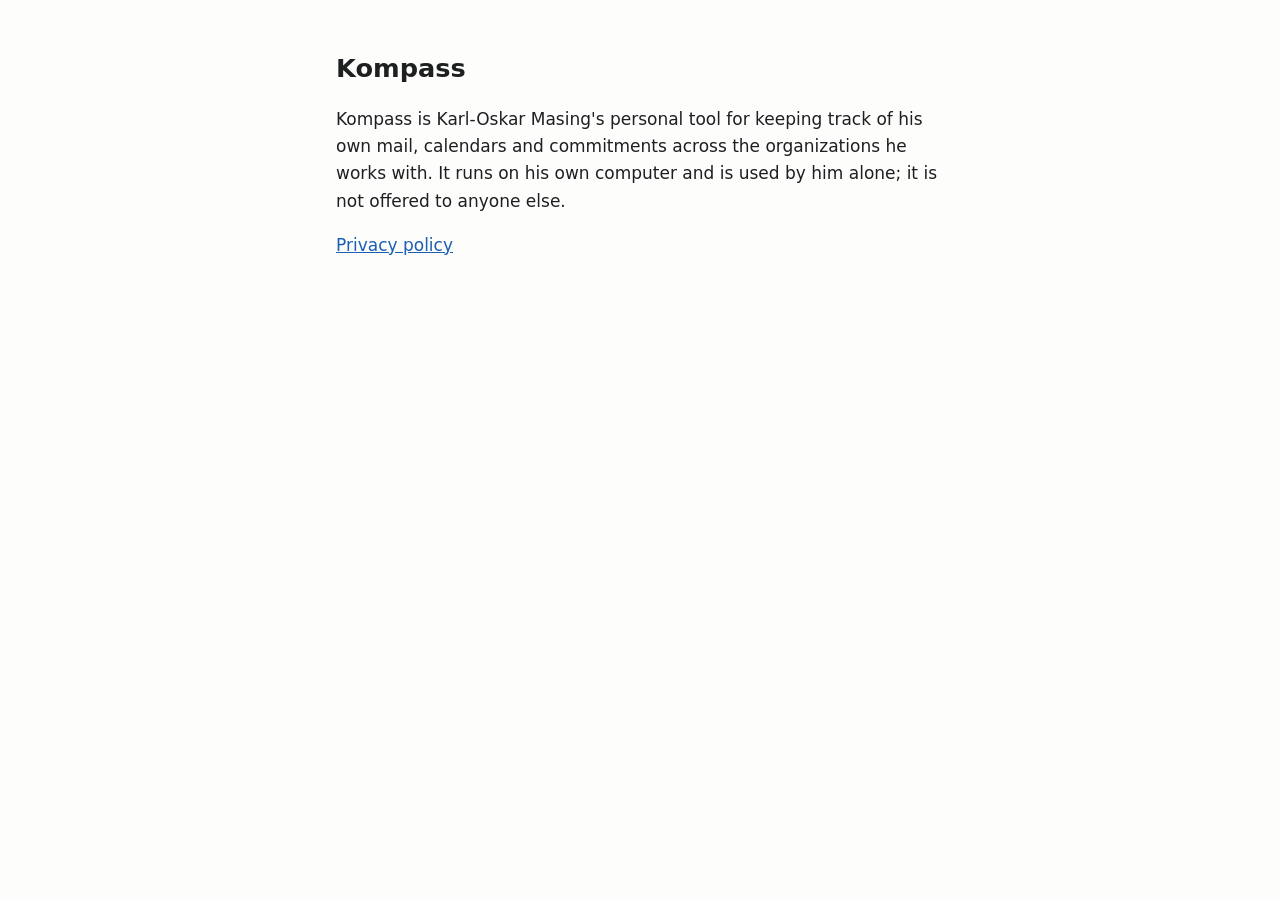
<file: index.html>
<!doctype html>
<html lang="en">
<head>
<meta charset="utf-8">
<meta name="viewport" content="width=device-width, initial-scale=1">
<title>Kompass</title>
<link rel="stylesheet" href="style.css">
</head>
<body>
<main>
<h1>Kompass</h1>
<p>Kompass is Karl-Oskar Masing's personal tool for keeping track of his own mail, calendars and
commitments across the organizations he works with. It runs on his own computer and is used by
him alone; it is not offered to anyone else.</p>
<p><a href="privacy.html">Privacy policy</a></p>
</main>
</body>
</html>
</file>
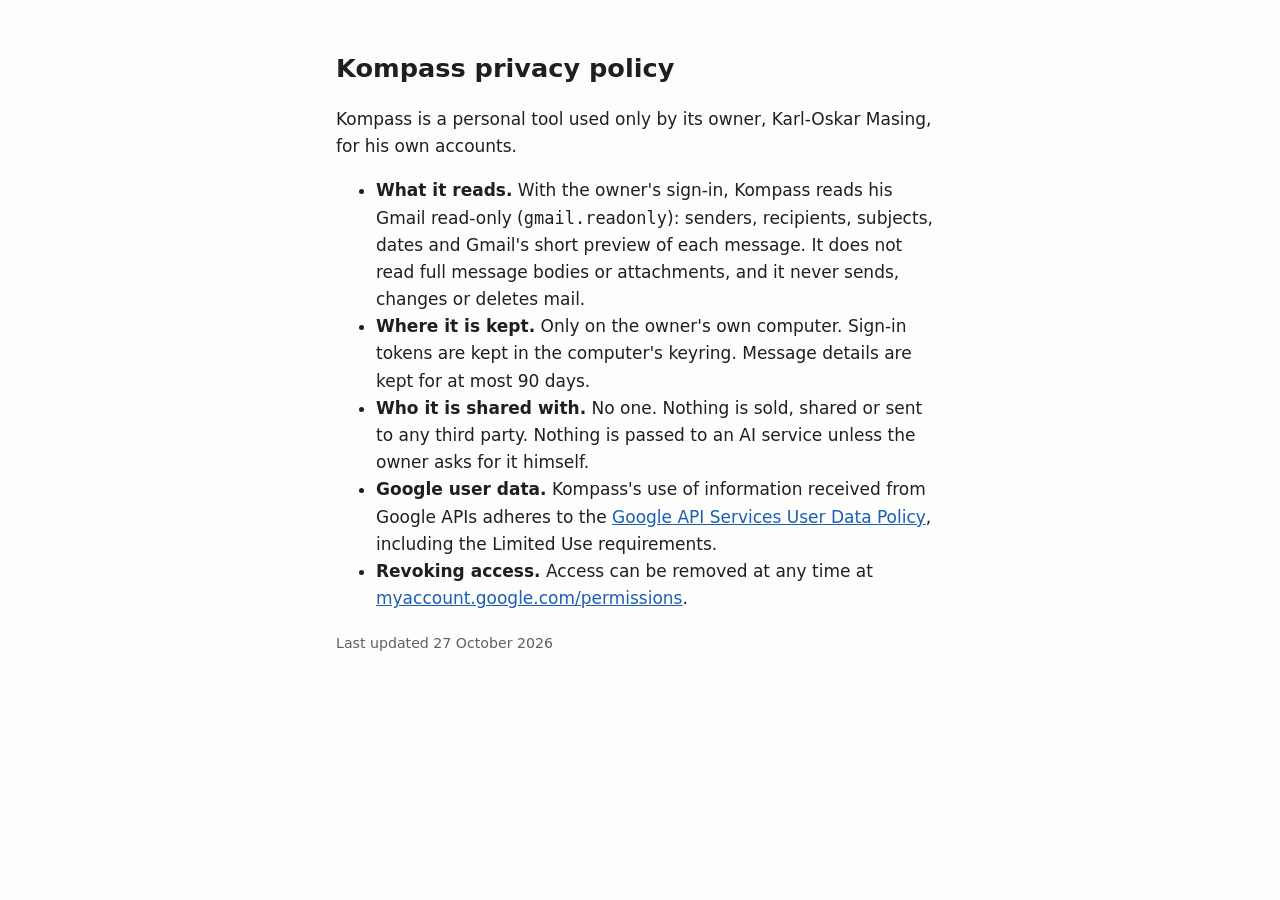
<file: privacy.html>
<!doctype html>
<html lang="en">
<head>
<meta charset="utf-8">
<meta name="viewport" content="width=device-width, initial-scale=1">
<title>Kompass privacy</title>
<link rel="stylesheet" href="style.css">
</head>
<body>
<main>
<h1>Kompass privacy policy</h1>
<p>Kompass is a personal tool used only by its owner, Karl-Oskar Masing, for his own accounts.</p>
<ul>
<li><strong>What it reads.</strong> With the owner's sign-in, Kompass reads his Gmail read-only
(<code>gmail.readonly</code>): senders, recipients, subjects, dates and Gmail's short preview of
each message. It does not read full message bodies or attachments, and it never sends, changes
or deletes mail.</li>
<li><strong>Where it is kept.</strong> Only on the owner's own computer. Sign-in tokens are kept in
the computer's keyring. Message details are kept for at most 90 days.</li>
<li><strong>Who it is shared with.</strong> No one. Nothing is sold, shared or sent to any third
party. Nothing is passed to an AI service unless the owner asks for it himself.</li>
<li><strong>Google user data.</strong> Kompass's use of information received from Google APIs
adheres to the <a href="https://developers.google.com/terms/api-services-user-data-policy">Google
API Services User Data Policy</a>, including the Limited Use requirements.</li>
<li><strong>Revoking access.</strong> Access can be removed at any time at
<a href="https://myaccount.google.com/permissions">myaccount.google.com/permissions</a>.</li>
</ul>
<p><small>Last updated 27 October 2026</small></p>
</main>
</body>
</html>
</file>
<file: style.css>
:root { --bg: #fdfdfc; --fg: #1d1f21; --muted: #5c6166; --link: #1a5fb4; }
@media (prefers-color-scheme: dark) { :root { --bg: #1d1f21; --fg: #e6e6e3; --muted: #a3a8ad; --link: #8ab4f8; } }
body { margin: 0; background: var(--bg); color: var(--fg); font: 17px/1.6 system-ui, sans-serif; }
main { max-width: 38rem; margin: 0 auto; padding: 3rem 1rem; }
h1 { font-size: 1.6rem; margin: 0 0 1rem; }
p, li { color: var(--fg); }
small { color: var(--muted); }
a { color: var(--link); }
</file>
